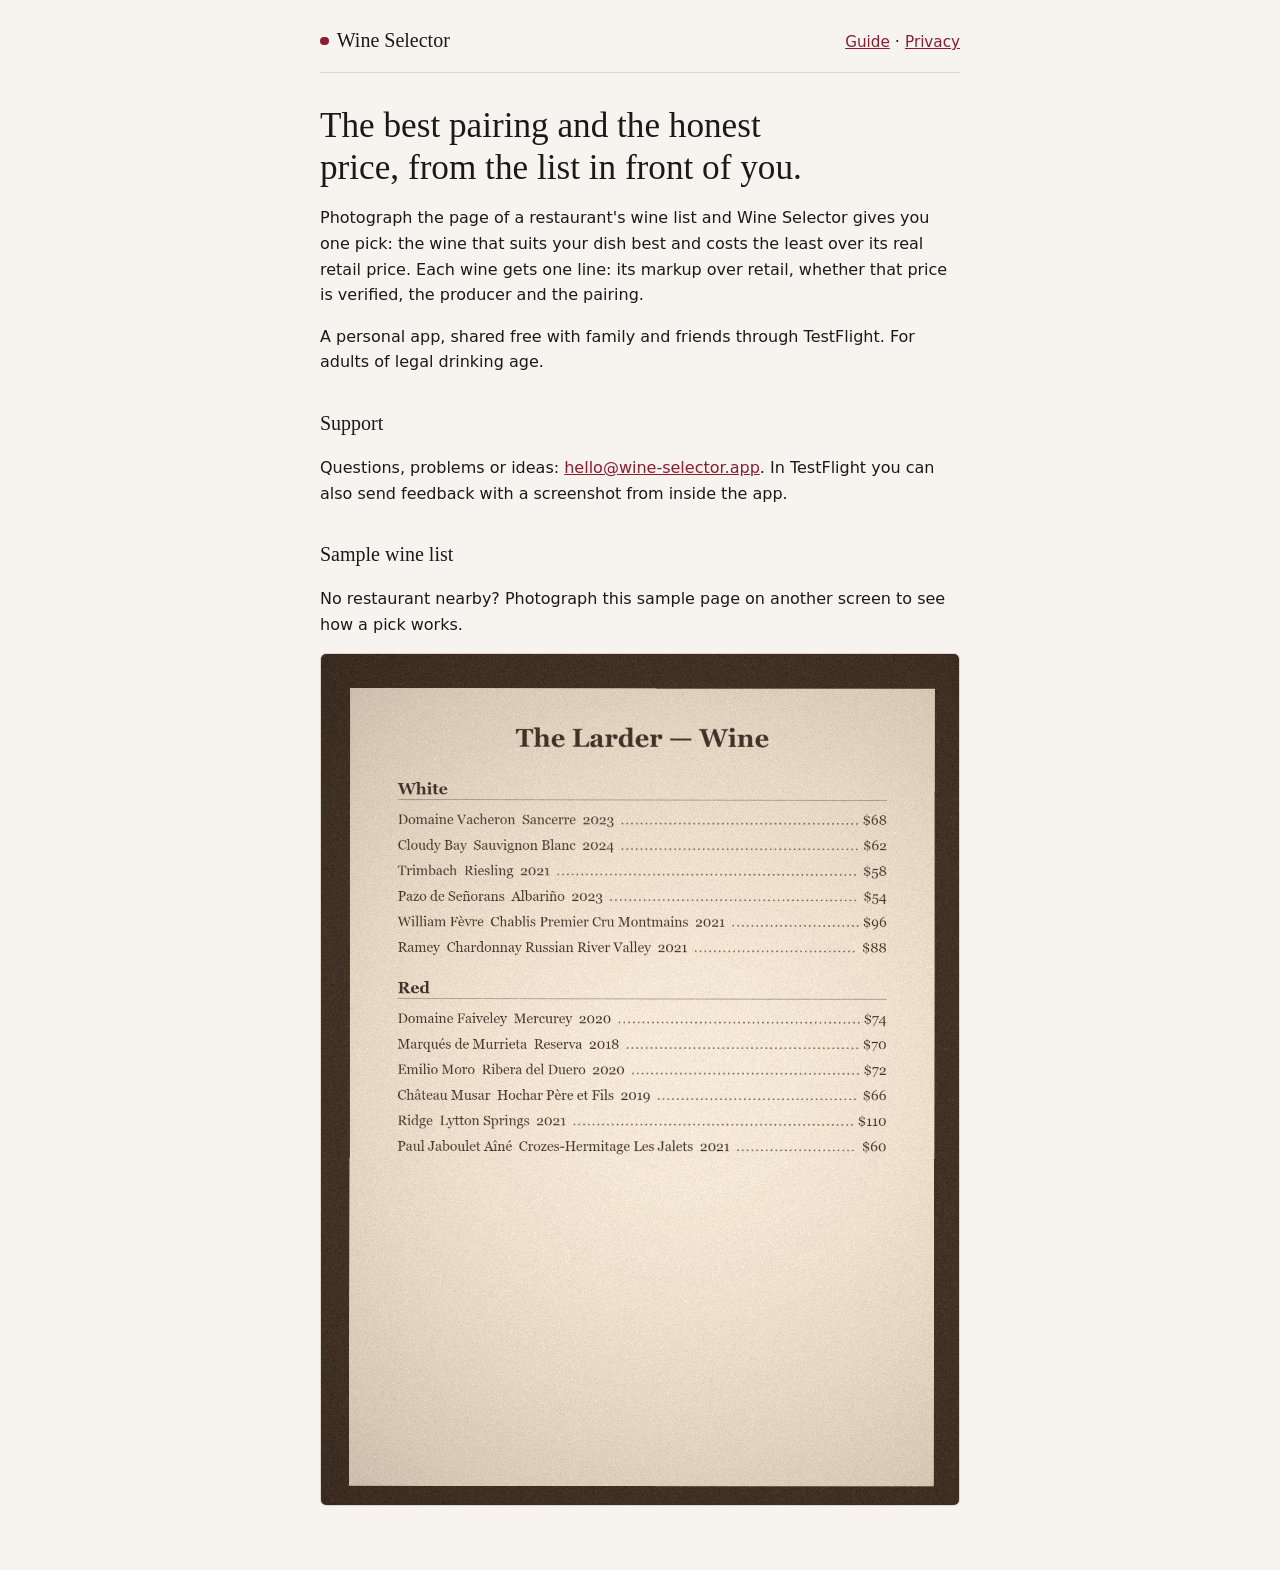
<file: index.html>
<!doctype html>
<html lang="en">
<head>
<meta charset="utf-8">
<meta name="viewport" content="width=device-width, initial-scale=1">
<title>Wine Selector</title>
<meta name="description" content="Photograph a restaurant's wine list and get one pick: the best pairing at the most honest price.">
<link rel="stylesheet" href="style.css">
</head>
<body>
<main class="page">
  <header>
    <span class="brand">Wine Selector</span>
    <nav><a href="guide.html">Guide</a> · <a href="privacy.html">Privacy</a></nav>
  </header>

  <article>
    <h1>The best pairing and the honest price, from the list in front of you.</h1>
    <p>Photograph the page of a restaurant's wine list and Wine Selector gives you one pick: the wine that suits your dish best and costs the least over its real retail price. Each wine gets one line: its markup over retail, whether that price is verified, the producer and the pairing.</p>
    <p>A personal app, shared free with family and friends through TestFlight. For adults of legal drinking age.</p>

    <h2 id="support">Support</h2>
    <p>Questions, problems or ideas: <a href="mailto:hello@wine-selector.app">hello@wine-selector.app</a>. In TestFlight you can also send feedback with a screenshot from inside the app.</p>

    <h2 id="sample">Sample wine list</h2>
    <p>No restaurant nearby? Photograph this sample page on another screen to see how a pick works.</p>
    <figure class="sample">
      <img src="sample-wine-list.jpg" alt="A sample restaurant wine list page with twelve wines and prices" loading="lazy">
    </figure>
  </article>
</main>
</body>
</html>
</file>
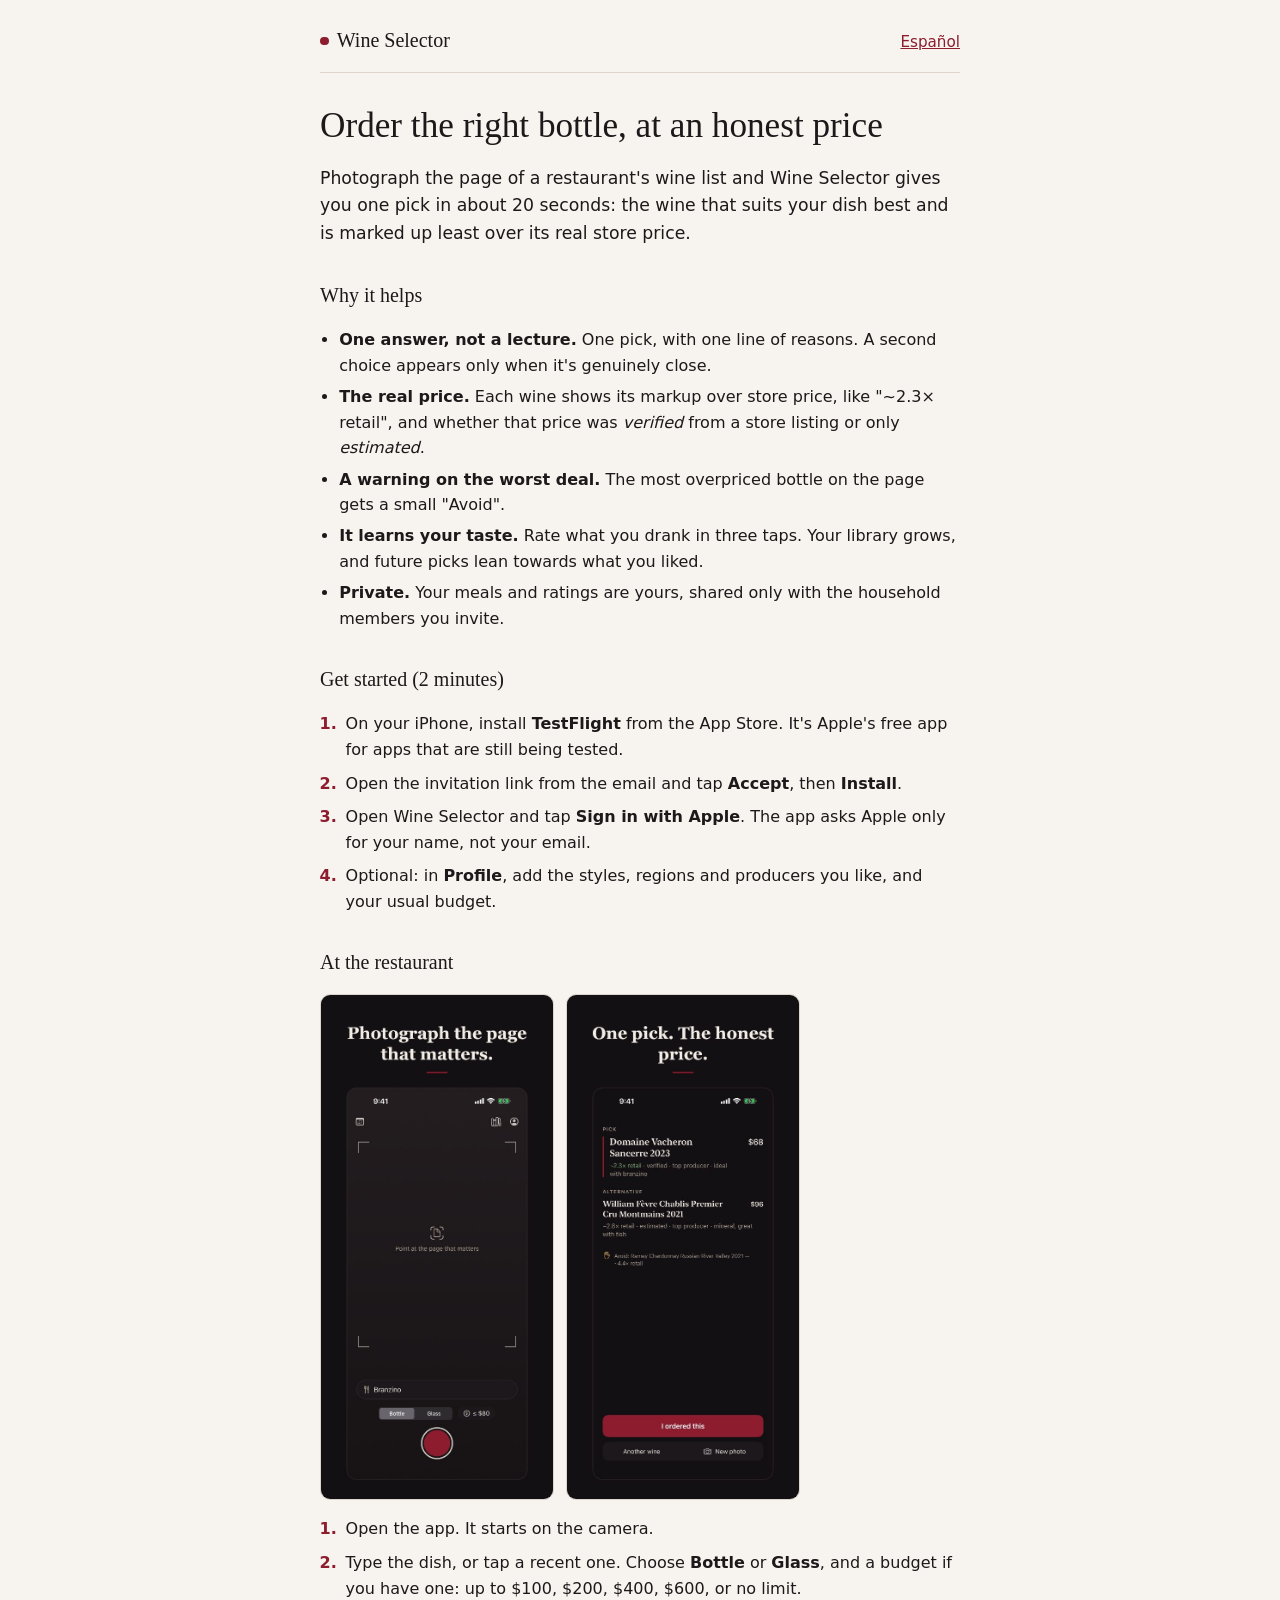
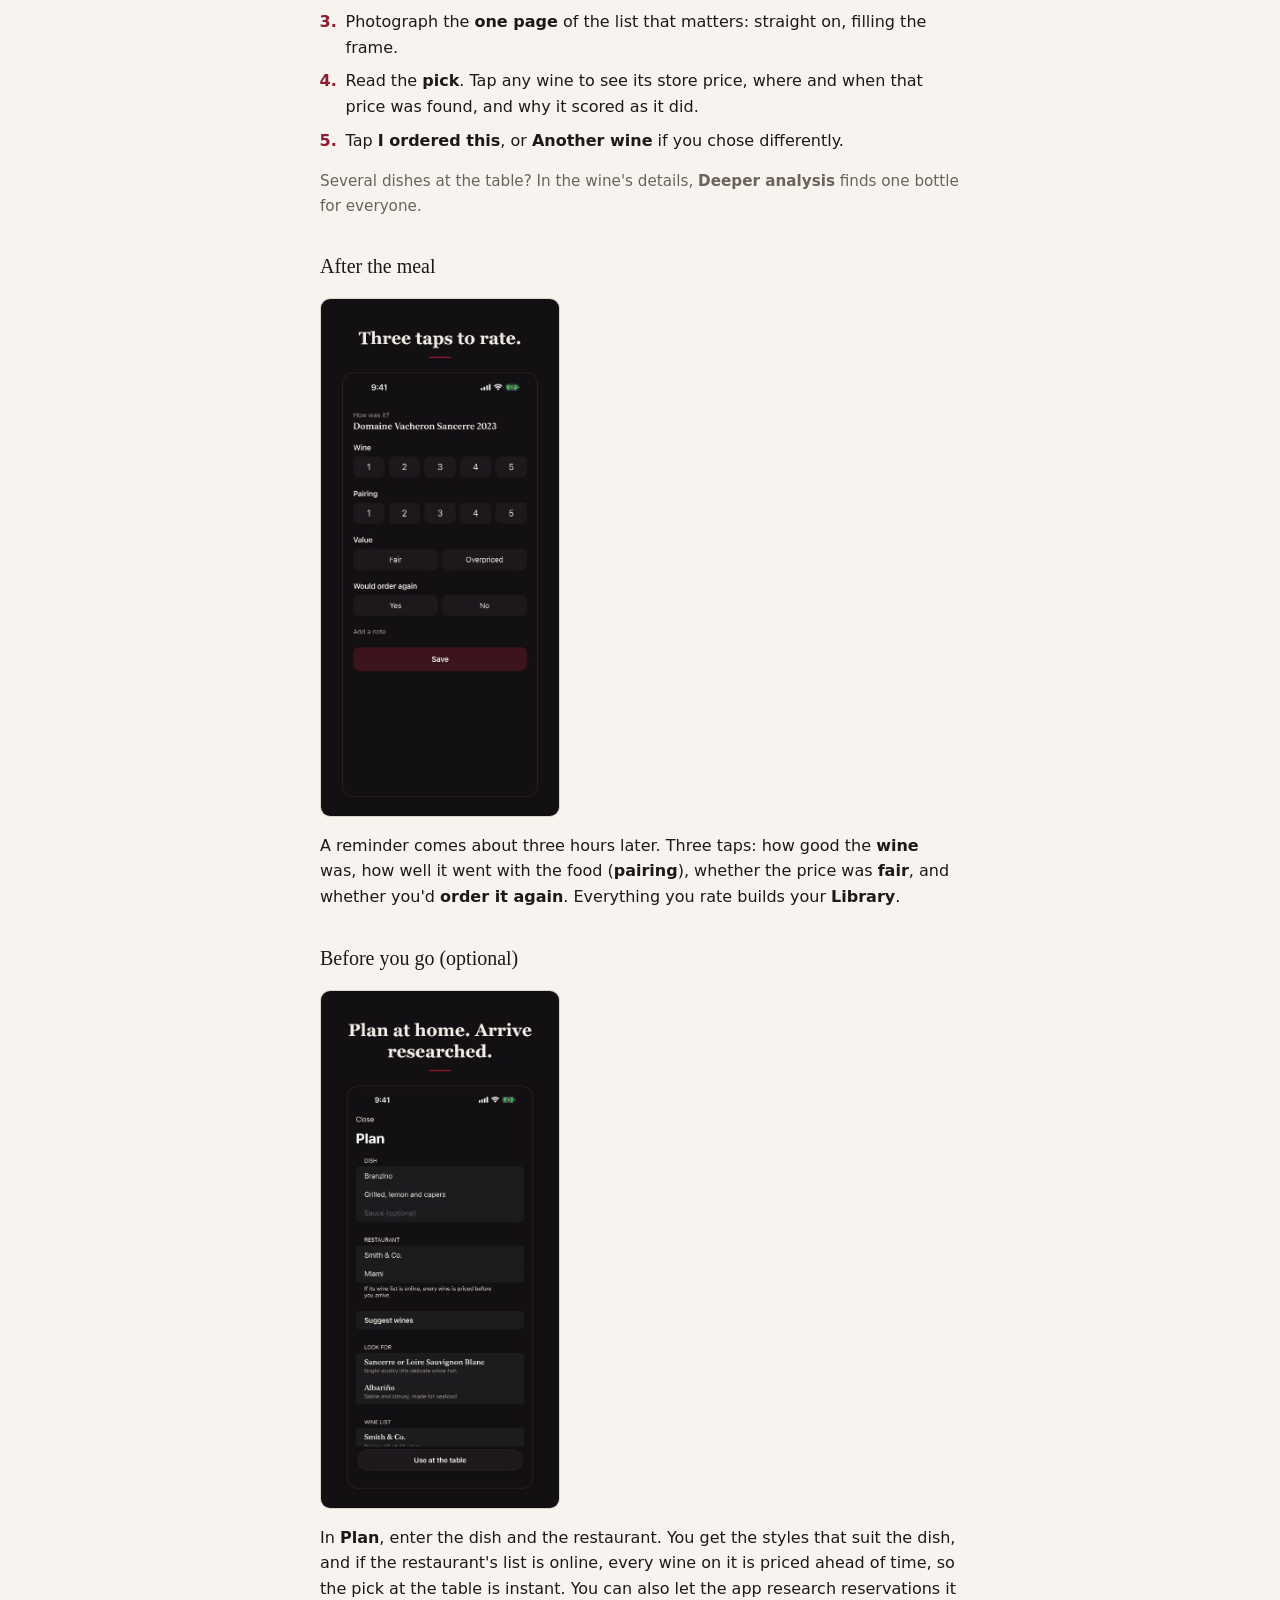
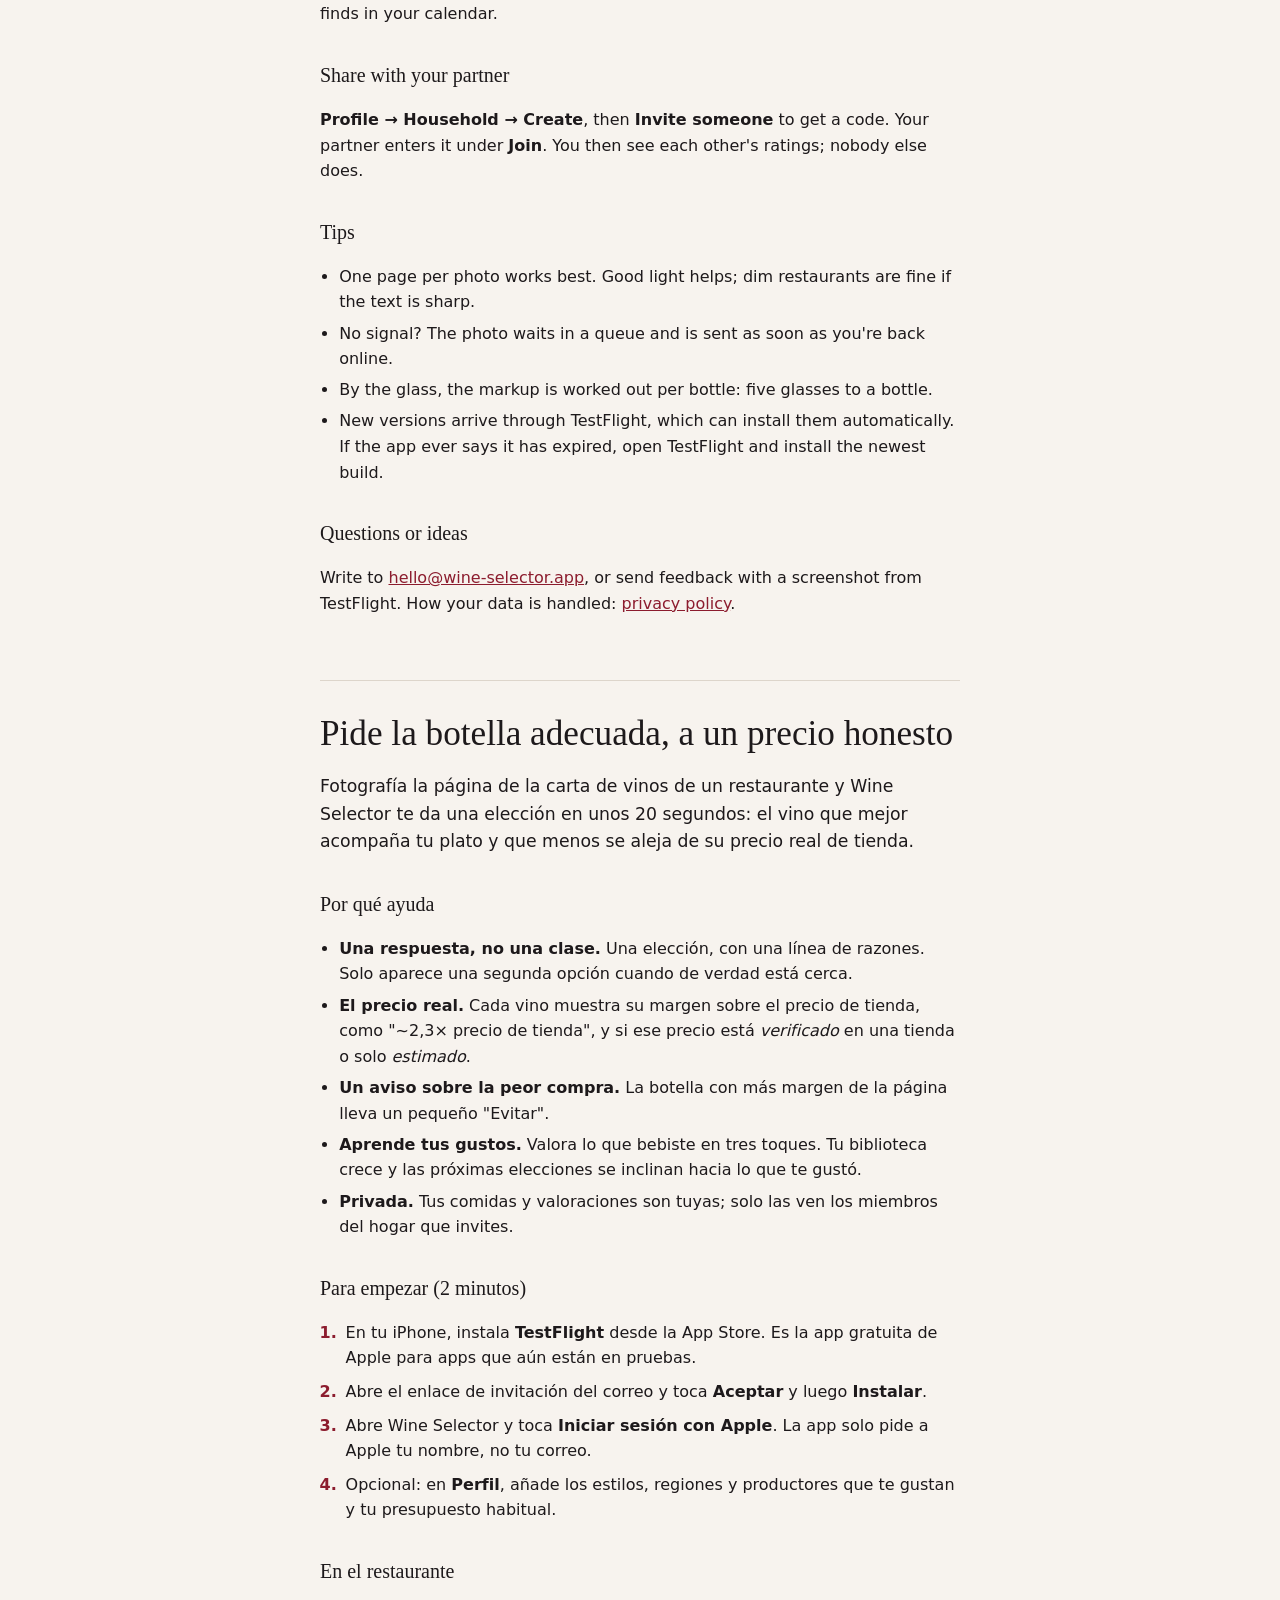
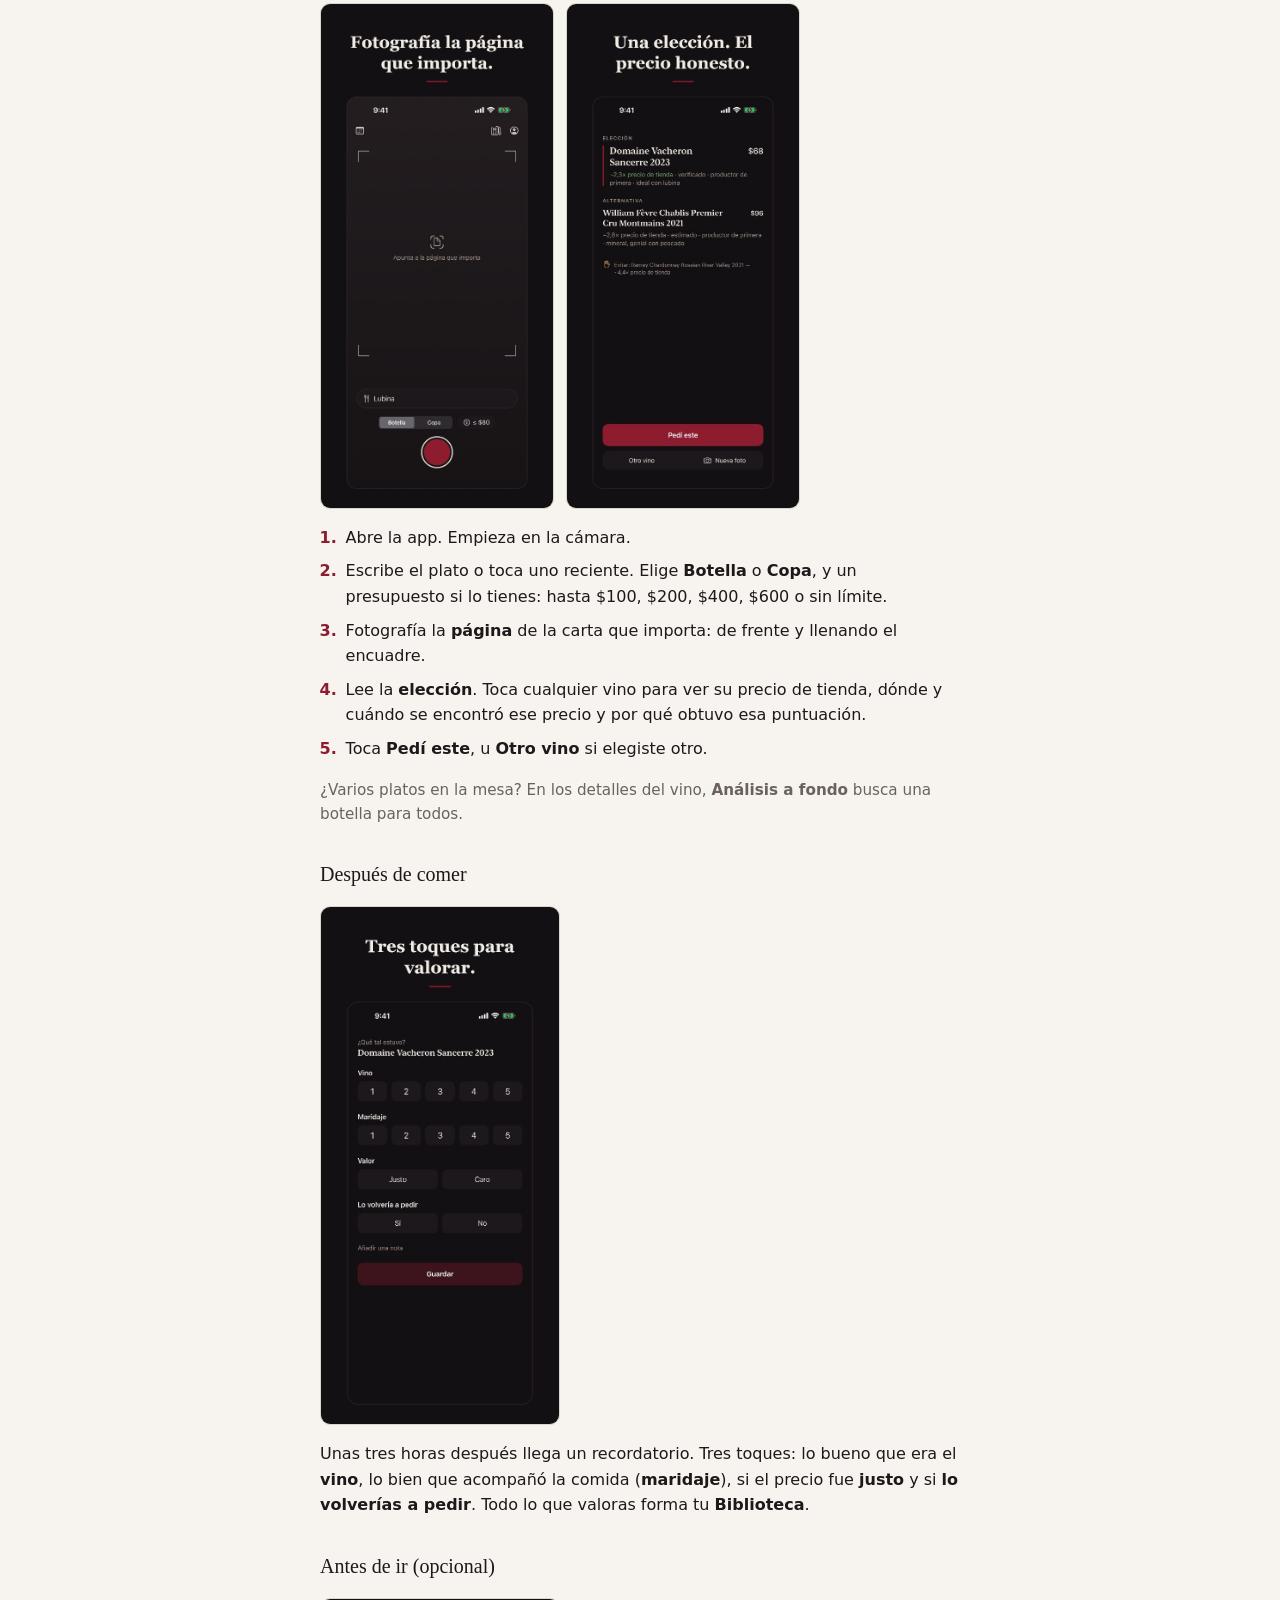
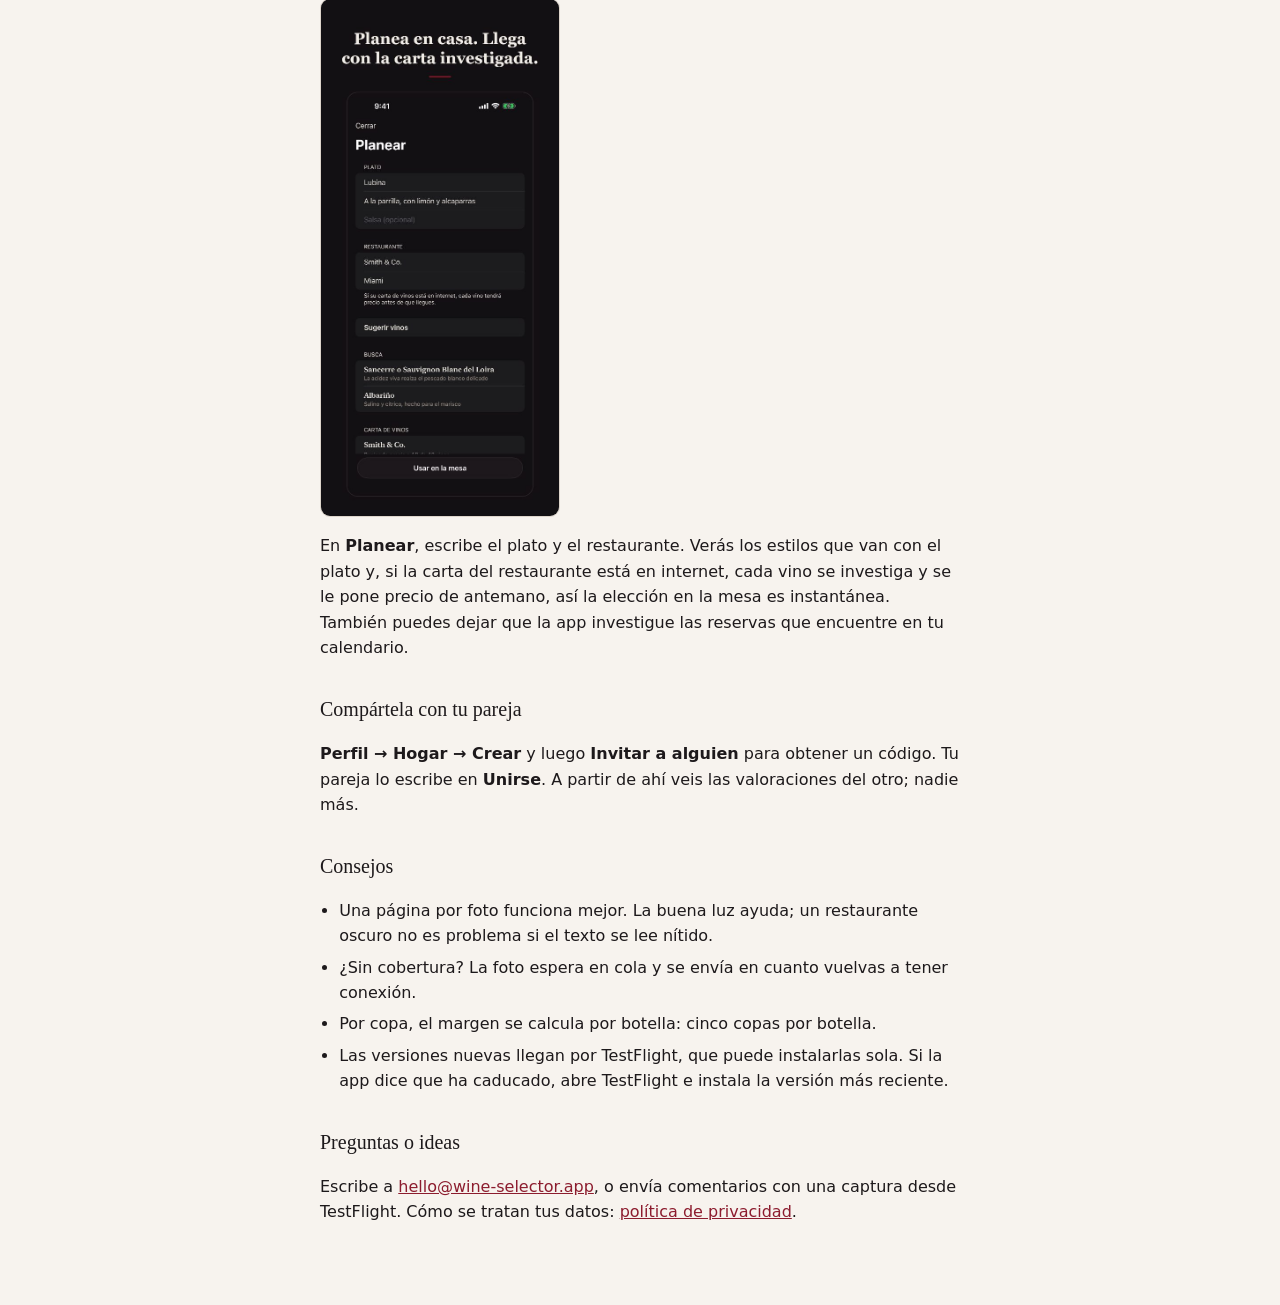
<file: guide.html>
<!doctype html>
<html lang="en">
<head>
<meta charset="utf-8">
<meta name="viewport" content="width=device-width, initial-scale=1">
<title>Wine Selector Guide</title>
<meta name="description" content="How Wine Selector picks the best wine on a restaurant list, and how to use it in a minute.">
<link rel="stylesheet" href="style.css">
</head>
<body>
<main class="page">
  <header>
    <a class="brand" href="./">Wine Selector</a>
    <nav><a href="#es" lang="es">Español</a></nav>
  </header>

  <article>
    <h1>Order the right bottle, at an honest price</h1>
    <p class="lede">Photograph the page of a restaurant's wine list and Wine Selector gives you one pick in about 20 seconds: the wine that suits your dish best and is marked up least over its real store price.</p>

    <h2>Why it helps</h2>
    <ul>
      <li><strong>One answer, not a lecture.</strong> One pick, with one line of reasons. A second choice appears only when it's genuinely close.</li>
      <li><strong>The real price.</strong> Each wine shows its markup over store price, like "~2.3× retail", and whether that price was <em>verified</em> from a store listing or only <em>estimated</em>.</li>
      <li><strong>A warning on the worst deal.</strong> The most overpriced bottle on the page gets a small "Avoid".</li>
      <li><strong>It learns your taste.</strong> Rate what you drank in three taps. Your library grows, and future picks lean towards what you liked.</li>
      <li><strong>Private.</strong> Your meals and ratings are yours, shared only with the household members you invite.</li>
    </ul>

    <h2>Get started (2 minutes)</h2>
    <ol class="steps">
      <li>On your iPhone, install <strong>TestFlight</strong> from the App Store. It's Apple's free app for apps that are still being tested.</li>
      <li>Open the invitation link from the email and tap <strong>Accept</strong>, then <strong>Install</strong>.</li>
      <li>Open Wine Selector and tap <strong>Sign in with Apple</strong>. The app asks Apple only for your name, not your email.</li>
      <li>Optional: in <strong>Profile</strong>, add the styles, regions and producers you like, and your usual budget.</li>
    </ol>

    <h2>At the restaurant</h2>
    <div class="shots">
      <figure><img src="img/en-2-table.jpg" alt="Table screen with the dish field, Bottle or Glass, budget and the shutter button" loading="lazy" width="540" height="1173"></figure>
      <figure><img src="img/en-1-result.jpg" alt="Result card showing one pick, an alternative and an avoid warning" loading="lazy" width="540" height="1173"></figure>
    </div>
    <ol class="steps">
      <li>Open the app. It starts on the camera.</li>
      <li>Type the dish, or tap a recent one. Choose <strong>Bottle</strong> or <strong>Glass</strong>, and a budget if you have one: up to $100, $200, $400, $600, or no limit.</li>
      <li>Photograph the <strong>one page</strong> of the list that matters: straight on, filling the frame.</li>
      <li>Read the <strong>pick</strong>. Tap any wine to see its store price, where and when that price was found, and why it scored as it did.</li>
      <li>Tap <strong>I ordered this</strong>, or <strong>Another wine</strong> if you chose differently.</li>
    </ol>
    <p class="note">Several dishes at the table? In the wine's details, <strong>Deeper analysis</strong> finds one bottle for everyone.</p>

    <h2>After the meal</h2>
    <div class="shots one">
      <figure><img src="img/en-7-rate.jpg" alt="Rating screen with wine and pairing scores, value and would order again" loading="lazy" width="540" height="1173"></figure>
    </div>
    <p>A reminder comes about three hours later. Three taps: how good the <strong>wine</strong> was, how well it went with the food (<strong>pairing</strong>), whether the price was <strong>fair</strong>, and whether you'd <strong>order it again</strong>. Everything you rate builds your <strong>Library</strong>.</p>

    <h2>Before you go (optional)</h2>
    <div class="shots one">
      <figure><img src="img/en-5-plan.jpg" alt="Plan screen with a dish and a restaurant" loading="lazy" width="540" height="1173"></figure>
    </div>
    <p>In <strong>Plan</strong>, enter the dish and the restaurant. You get the styles that suit the dish, and if the restaurant's list is online, every wine on it is priced ahead of time, so the pick at the table is instant. You can also let the app research reservations it finds in your calendar.</p>

    <h2>Share with your partner</h2>
    <p><strong>Profile → Household → Create</strong>, then <strong>Invite someone</strong> to get a code. Your partner enters it under <strong>Join</strong>. You then see each other's ratings; nobody else does.</p>

    <h2>Tips</h2>
    <ul>
      <li>One page per photo works best. Good light helps; dim restaurants are fine if the text is sharp.</li>
      <li>No signal? The photo waits in a queue and is sent as soon as you're back online.</li>
      <li>By the glass, the markup is worked out per bottle: five glasses to a bottle.</li>
      <li>New versions arrive through TestFlight, which can install them automatically. If the app ever says it has expired, open TestFlight and install the newest build.</li>
    </ul>

    <h2>Questions or ideas</h2>
    <p>Write to <a href="mailto:hello@wine-selector.app">hello@wine-selector.app</a>, or send feedback with a screenshot from TestFlight. How your data is handled: <a href="privacy.html">privacy policy</a>.</p>
  </article>

  <article id="es" lang="es">
    <h1>Pide la botella adecuada, a un precio honesto</h1>
    <p class="lede">Fotografía la página de la carta de vinos de un restaurante y Wine Selector te da una elección en unos 20 segundos: el vino que mejor acompaña tu plato y que menos se aleja de su precio real de tienda.</p>

    <h2>Por qué ayuda</h2>
    <ul>
      <li><strong>Una respuesta, no una clase.</strong> Una elección, con una línea de razones. Solo aparece una segunda opción cuando de verdad está cerca.</li>
      <li><strong>El precio real.</strong> Cada vino muestra su margen sobre el precio de tienda, como "~2,3× precio de tienda", y si ese precio está <em>verificado</em> en una tienda o solo <em>estimado</em>.</li>
      <li><strong>Un aviso sobre la peor compra.</strong> La botella con más margen de la página lleva un pequeño "Evitar".</li>
      <li><strong>Aprende tus gustos.</strong> Valora lo que bebiste en tres toques. Tu biblioteca crece y las próximas elecciones se inclinan hacia lo que te gustó.</li>
      <li><strong>Privada.</strong> Tus comidas y valoraciones son tuyas; solo las ven los miembros del hogar que invites.</li>
    </ul>

    <h2>Para empezar (2 minutos)</h2>
    <ol class="steps">
      <li>En tu iPhone, instala <strong>TestFlight</strong> desde la App Store. Es la app gratuita de Apple para apps que aún están en pruebas.</li>
      <li>Abre el enlace de invitación del correo y toca <strong>Aceptar</strong> y luego <strong>Instalar</strong>.</li>
      <li>Abre Wine Selector y toca <strong>Iniciar sesión con Apple</strong>. La app solo pide a Apple tu nombre, no tu correo.</li>
      <li>Opcional: en <strong>Perfil</strong>, añade los estilos, regiones y productores que te gustan y tu presupuesto habitual.</li>
    </ol>

    <h2>En el restaurante</h2>
    <div class="shots">
      <figure><img src="img/es-2-table.jpg" alt="Pantalla de mesa con el plato, Botella o Copa, presupuesto y el botón de foto" loading="lazy" width="540" height="1173"></figure>
      <figure><img src="img/es-1-result.jpg" alt="Resultado con una elección, una alternativa y un aviso de evitar" loading="lazy" width="540" height="1173"></figure>
    </div>
    <ol class="steps">
      <li>Abre la app. Empieza en la cámara.</li>
      <li>Escribe el plato o toca uno reciente. Elige <strong>Botella</strong> o <strong>Copa</strong>, y un presupuesto si lo tienes: hasta $100, $200, $400, $600 o sin límite.</li>
      <li>Fotografía la <strong>página</strong> de la carta que importa: de frente y llenando el encuadre.</li>
      <li>Lee la <strong>elección</strong>. Toca cualquier vino para ver su precio de tienda, dónde y cuándo se encontró ese precio y por qué obtuvo esa puntuación.</li>
      <li>Toca <strong>Pedí este</strong>, u <strong>Otro vino</strong> si elegiste otro.</li>
    </ol>
    <p class="note">¿Varios platos en la mesa? En los detalles del vino, <strong>Análisis a fondo</strong> busca una botella para todos.</p>

    <h2>Después de comer</h2>
    <div class="shots one">
      <figure><img src="img/es-7-rate.jpg" alt="Pantalla de valoración con vino, maridaje, valor y lo volvería a pedir" loading="lazy" width="540" height="1173"></figure>
    </div>
    <p>Unas tres horas después llega un recordatorio. Tres toques: lo bueno que era el <strong>vino</strong>, lo bien que acompañó la comida (<strong>maridaje</strong>), si el precio fue <strong>justo</strong> y si <strong>lo volverías a pedir</strong>. Todo lo que valoras forma tu <strong>Biblioteca</strong>.</p>

    <h2>Antes de ir (opcional)</h2>
    <div class="shots one">
      <figure><img src="img/es-5-plan.jpg" alt="Pantalla Planear con un plato y un restaurante" loading="lazy" width="540" height="1173"></figure>
    </div>
    <p>En <strong>Planear</strong>, escribe el plato y el restaurante. Verás los estilos que van con el plato y, si la carta del restaurante está en internet, cada vino se investiga y se le pone precio de antemano, así la elección en la mesa es instantánea. También puedes dejar que la app investigue las reservas que encuentre en tu calendario.</p>

    <h2>Compártela con tu pareja</h2>
    <p><strong>Perfil → Hogar → Crear</strong> y luego <strong>Invitar a alguien</strong> para obtener un código. Tu pareja lo escribe en <strong>Unirse</strong>. A partir de ahí veis las valoraciones del otro; nadie más.</p>

    <h2>Consejos</h2>
    <ul>
      <li>Una página por foto funciona mejor. La buena luz ayuda; un restaurante oscuro no es problema si el texto se lee nítido.</li>
      <li>¿Sin cobertura? La foto espera en cola y se envía en cuanto vuelvas a tener conexión.</li>
      <li>Por copa, el margen se calcula por botella: cinco copas por botella.</li>
      <li>Las versiones nuevas llegan por TestFlight, que puede instalarlas sola. Si la app dice que ha caducado, abre TestFlight e instala la versión más reciente.</li>
    </ul>

    <h2>Preguntas o ideas</h2>
    <p>Escribe a <a href="mailto:hello@wine-selector.app">hello@wine-selector.app</a>, o envía comentarios con una captura desde TestFlight. Cómo se tratan tus datos: <a href="privacy.html">política de privacidad</a>.</p>
  </article>
</main>
</body>
</html>
</file>
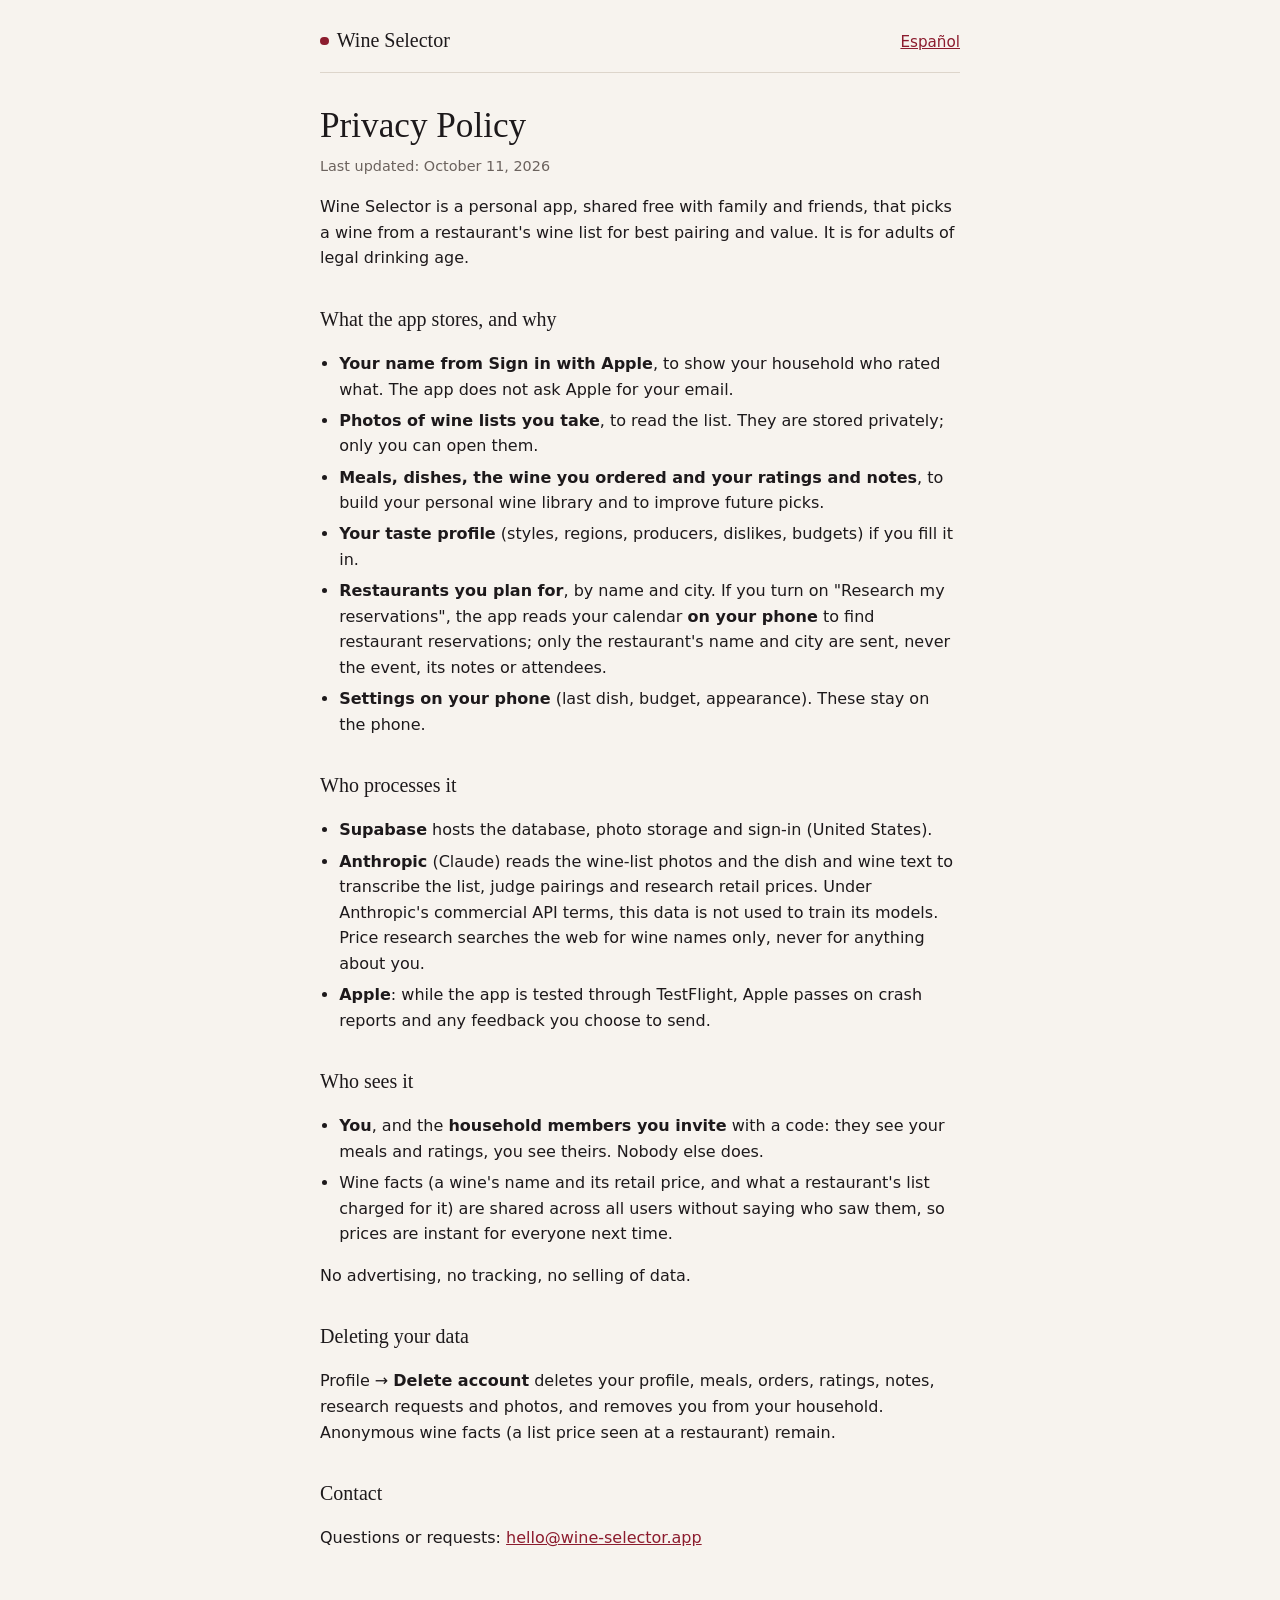
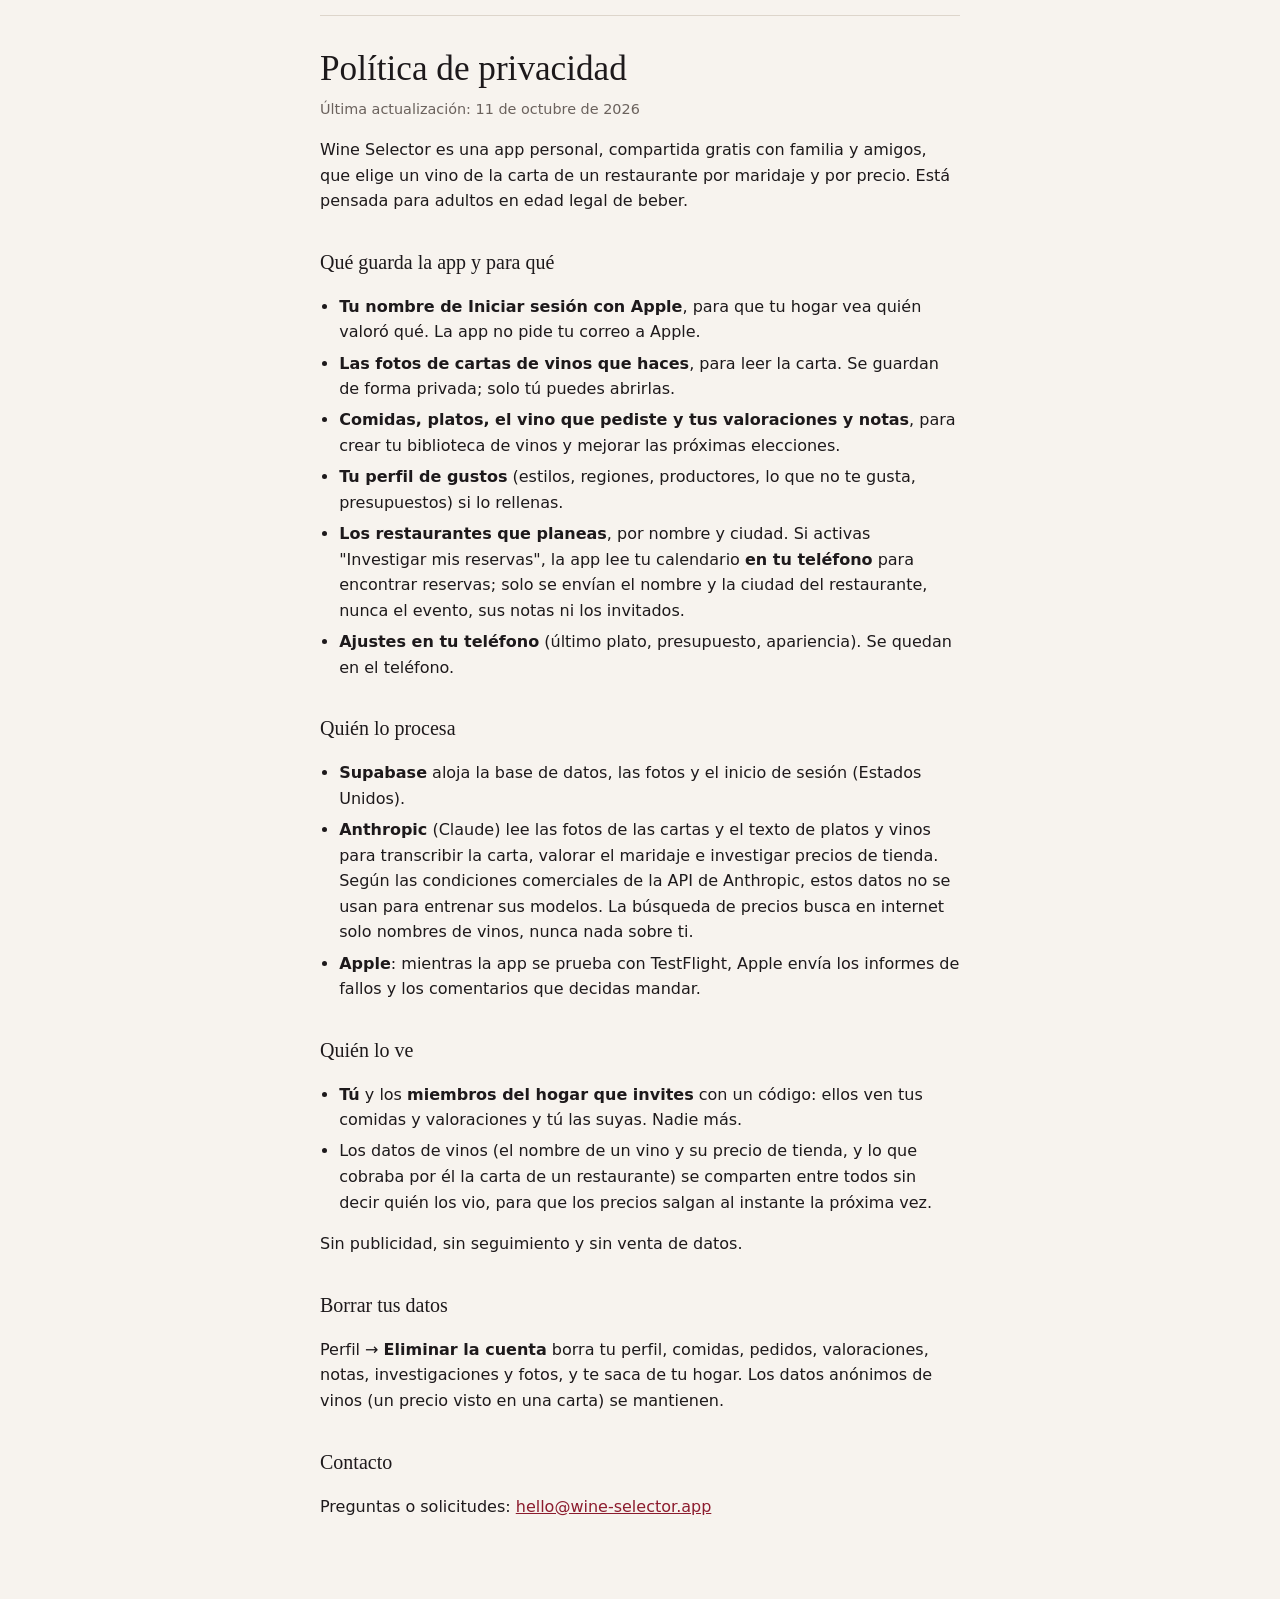
<file: privacy.html>
<!doctype html>
<html lang="en">
<head>
<meta charset="utf-8">
<meta name="viewport" content="width=device-width, initial-scale=1">
<title>Wine Selector Privacy Policy</title>
<meta name="description" content="What Wine Selector stores, who processes it, who sees it, and how to delete it.">
<link rel="stylesheet" href="style.css">
</head>
<body>
<main class="page">
  <header>
    <a class="brand" href="./">Wine Selector</a>
    <nav><a href="#es" lang="es">Español</a></nav>
  </header>

  <article>
    <h1>Privacy Policy</h1>
    <p class="meta">Last updated: October 11, 2026</p>
    <p>Wine Selector is a personal app, shared free with family and friends, that picks a wine from a restaurant's wine list for best pairing and value. It is for adults of legal drinking age.</p>

    <h2>What the app stores, and why</h2>
    <ul>
      <li><strong>Your name from Sign in with Apple</strong>, to show your household who rated what. The app does not ask Apple for your email.</li>
      <li><strong>Photos of wine lists you take</strong>, to read the list. They are stored privately; only you can open them.</li>
      <li><strong>Meals, dishes, the wine you ordered and your ratings and notes</strong>, to build your personal wine library and to improve future picks.</li>
      <li><strong>Your taste profile</strong> (styles, regions, producers, dislikes, budgets) if you fill it in.</li>
      <li><strong>Restaurants you plan for</strong>, by name and city. If you turn on "Research my reservations", the app reads your calendar <strong>on your phone</strong> to find restaurant reservations; only the restaurant's name and city are sent, never the event, its notes or attendees.</li>
      <li><strong>Settings on your phone</strong> (last dish, budget, appearance). These stay on the phone.</li>
    </ul>

    <h2>Who processes it</h2>
    <ul>
      <li><strong>Supabase</strong> hosts the database, photo storage and sign-in (United States).</li>
      <li><strong>Anthropic</strong> (Claude) reads the wine-list photos and the dish and wine text to transcribe the list, judge pairings and research retail prices. Under Anthropic's commercial API terms, this data is not used to train its models. Price research searches the web for wine names only, never for anything about you.</li>
      <li><strong>Apple</strong>: while the app is tested through TestFlight, Apple passes on crash reports and any feedback you choose to send.</li>
    </ul>

    <h2>Who sees it</h2>
    <ul>
      <li><strong>You</strong>, and the <strong>household members you invite</strong> with a code: they see your meals and ratings, you see theirs. Nobody else does.</li>
      <li>Wine facts (a wine's name and its retail price, and what a restaurant's list charged for it) are shared across all users without saying who saw them, so prices are instant for everyone next time.</li>
    </ul>
    <p>No advertising, no tracking, no selling of data.</p>

    <h2>Deleting your data</h2>
    <p>Profile → <strong>Delete account</strong> deletes your profile, meals, orders, ratings, notes, research requests and photos, and removes you from your household. Anonymous wine facts (a list price seen at a restaurant) remain.</p>

    <h2 id="contact">Contact</h2>
    <p>Questions or requests: <a href="mailto:hello@wine-selector.app">hello@wine-selector.app</a></p>
  </article>

  <article id="es" lang="es">
    <h1>Política de privacidad</h1>
    <p class="meta">Última actualización: 11 de octubre de 2026</p>
    <p>Wine Selector es una app personal, compartida gratis con familia y amigos, que elige un vino de la carta de un restaurante por maridaje y por precio. Está pensada para adultos en edad legal de beber.</p>

    <h2>Qué guarda la app y para qué</h2>
    <ul>
      <li><strong>Tu nombre de Iniciar sesión con Apple</strong>, para que tu hogar vea quién valoró qué. La app no pide tu correo a Apple.</li>
      <li><strong>Las fotos de cartas de vinos que haces</strong>, para leer la carta. Se guardan de forma privada; solo tú puedes abrirlas.</li>
      <li><strong>Comidas, platos, el vino que pediste y tus valoraciones y notas</strong>, para crear tu biblioteca de vinos y mejorar las próximas elecciones.</li>
      <li><strong>Tu perfil de gustos</strong> (estilos, regiones, productores, lo que no te gusta, presupuestos) si lo rellenas.</li>
      <li><strong>Los restaurantes que planeas</strong>, por nombre y ciudad. Si activas "Investigar mis reservas", la app lee tu calendario <strong>en tu teléfono</strong> para encontrar reservas; solo se envían el nombre y la ciudad del restaurante, nunca el evento, sus notas ni los invitados.</li>
      <li><strong>Ajustes en tu teléfono</strong> (último plato, presupuesto, apariencia). Se quedan en el teléfono.</li>
    </ul>

    <h2>Quién lo procesa</h2>
    <ul>
      <li><strong>Supabase</strong> aloja la base de datos, las fotos y el inicio de sesión (Estados Unidos).</li>
      <li><strong>Anthropic</strong> (Claude) lee las fotos de las cartas y el texto de platos y vinos para transcribir la carta, valorar el maridaje e investigar precios de tienda. Según las condiciones comerciales de la API de Anthropic, estos datos no se usan para entrenar sus modelos. La búsqueda de precios busca en internet solo nombres de vinos, nunca nada sobre ti.</li>
      <li><strong>Apple</strong>: mientras la app se prueba con TestFlight, Apple envía los informes de fallos y los comentarios que decidas mandar.</li>
    </ul>

    <h2>Quién lo ve</h2>
    <ul>
      <li><strong>Tú</strong> y los <strong>miembros del hogar que invites</strong> con un código: ellos ven tus comidas y valoraciones y tú las suyas. Nadie más.</li>
      <li>Los datos de vinos (el nombre de un vino y su precio de tienda, y lo que cobraba por él la carta de un restaurante) se comparten entre todos sin decir quién los vio, para que los precios salgan al instante la próxima vez.</li>
    </ul>
    <p>Sin publicidad, sin seguimiento y sin venta de datos.</p>

    <h2>Borrar tus datos</h2>
    <p>Perfil → <strong>Eliminar la cuenta</strong> borra tu perfil, comidas, pedidos, valoraciones, notas, investigaciones y fotos, y te saca de tu hogar. Los datos anónimos de vinos (un precio visto en una carta) se mantienen.</p>

    <h2>Contacto</h2>
    <p>Preguntas o solicitudes: <a href="mailto:hello@wine-selector.app">hello@wine-selector.app</a></p>
  </article>
</main>
</body>
</html>
</file>
<file: style.css>
/* Public pages for Wine Selector (privacy policy, support). App palette from CLAUDE.md §5, dark first. */
:root {
  --bg: #121012;
  --surface: #1c181b;
  --text: #f2ede6;
  --muted: #a59d97;
  --line: #2e282c;
  --wine: #8c1c2e;
  --link: #e3a7b1;
  --serif: "New York", ui-serif, "Iowan Old Style", Georgia, serif;
  --sans: -apple-system, BlinkMacSystemFont, "SF Pro Text", "Segoe UI", system-ui, sans-serif;
  color-scheme: dark;
}
@media (prefers-color-scheme: light) {
  :root {
    --bg: #f7f3ee; --surface: #ede6de; --text: #1d191b; --muted: #6b625d; --line: #ddd5cb;
    --link: #8c1c2e; color-scheme: light;
  }
}
* { box-sizing: border-box; }
html { -webkit-text-size-adjust: 100%; }
body { margin: 0; background: var(--bg); color: var(--text); font: 1rem/1.6 var(--sans); }
.page { max-width: 42rem; margin: 0 auto; padding: 1.5rem 16px 4rem; }
header { display: flex; justify-content: space-between; align-items: baseline; gap: 1rem;
         padding-bottom: 1rem; border-bottom: 1px solid var(--line); margin-bottom: 2rem; }
.brand { font-family: var(--serif); font-size: 1.25rem; color: var(--text); text-decoration: none; }
.brand::before { content: ""; display: inline-block; width: .55rem; height: .55rem; border-radius: 50%;
                 background: var(--wine); margin-right: .5rem; vertical-align: .1rem; }
nav a { font-size: .95rem; }
a { color: var(--link); }
h1, h2 { font-family: var(--serif); font-weight: 500; text-wrap: balance; }
h1 { font-size: clamp(1.7rem, 5vw, 2.2rem); line-height: 1.2; margin: 0 0 .5rem; }
h2 { font-size: 1.25rem; margin: 2rem 0 .5rem; }
.meta { color: var(--muted); font-size: .9rem; margin-top: 0; }
ul { padding-left: 1.2rem; }
li { margin: .35rem 0; }
article + article { margin-top: 4rem; padding-top: 2rem; border-top: 1px solid var(--line); }
.sample { margin: 1rem 0 0; }
.sample img { display: block; max-width: 100%; height: auto; border: 1px solid var(--line); border-radius: 6px; }
.lede { font-size: 1.08rem; color: var(--text); }
.note { color: var(--muted); font-size: .95rem; }
ol.steps { padding-left: 1.4rem; }
ol.steps li { margin: .5rem 0; padding-left: .2rem; }
ol.steps li::marker { color: var(--link); font-weight: 600; }
.shots { display: grid; grid-template-columns: repeat(2, minmax(0, 1fr)); gap: 12px; margin: 1rem 0; max-width: 30rem; }
.shots.one { grid-template-columns: minmax(0, 15rem); }
.shots figure { margin: 0; }
.shots img { display: block; width: 100%; height: auto; border-radius: 10px; border: 1px solid var(--line); }
</file>
